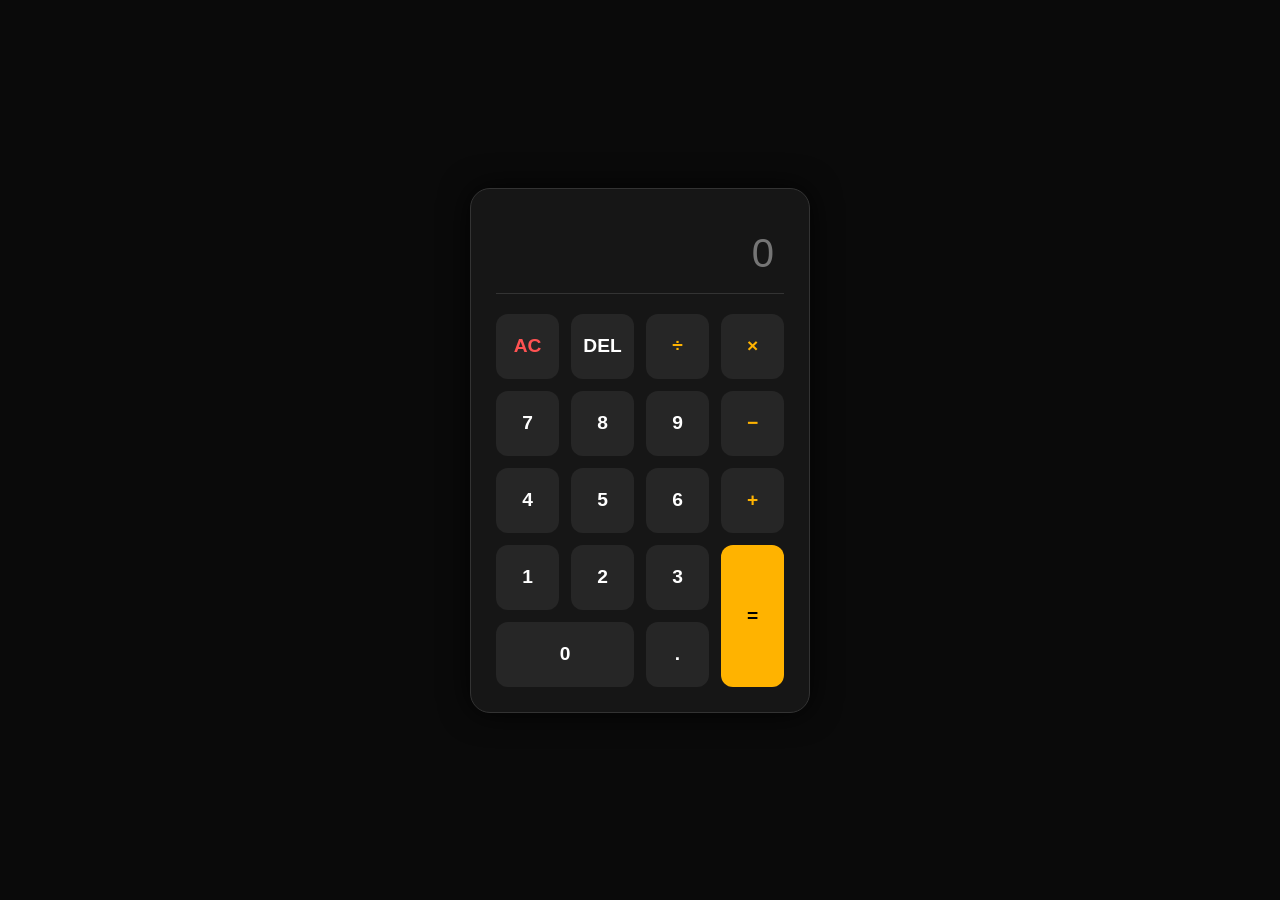
<file: Task3-Calculator/index.html>
<!DOCTYPE html>
<html lang="en">
<head>
    <meta charset="UTF-8">
    <meta name="viewport" content="width=device-width, initial-scale=1.0">
    <title>AmberCalc | Interactive Calculator</title>
    <link rel="stylesheet" href="style.css">
</head>
<body>

    <div class="calculator">
        <input type="text" id="display" readonly placeholder="0">
        
        <div class="buttons">
            <button class="btn clear" onclick="clearDisplay()">AC</button>
            <button class="btn delete" onclick="deleteLast()">DEL</button>
            <button class="btn operator" onclick="appendToDisplay('/')">÷</button>
            <button class="btn operator" onclick="appendToDisplay('*')">×</button>

            <button class="btn" onclick="appendToDisplay('7')">7</button>
            <button class="btn" onclick="appendToDisplay('8')">8</button>
            <button class="btn" onclick="appendToDisplay('9')">9</button>
            <button class="btn operator" onclick="appendToDisplay('-')">−</button>

            <button class="btn" onclick="appendToDisplay('4')">4</button>
            <button class="btn" onclick="appendToDisplay('5')">5</button>
            <button class="btn" onclick="appendToDisplay('6')">6</button>
            <button class="btn operator" onclick="appendToDisplay('+')">+</button>

            <button class="btn" onclick="appendToDisplay('1')">1</button>
            <button class="btn" onclick="appendToDisplay('2')">2</button>
            <button class="btn" onclick="appendToDisplay('3')">3</button>
            <button class="btn equal" onclick="calculate()">=</button>

            <button class="btn zero" onclick="appendToDisplay('0')">0</button>
            <button class="btn" onclick="appendToDisplay('.')">.</button>
        </div>
    </div>

    <script src="script.js"></script>
</body>
</html>
</file>
<file: Task3-Calculator/style.css>
:root {
    --bg-color: #0a0a0a;
    --panel-bg: #161616;
    --accent-glow: #ffb300;
    --text-main: #ffffff;
    --btn-default: #262626;
}

* {
    margin: 0;
    padding: 0;
    box-sizing: border-box;
    font-family: 'Segoe UI', Tahoma, Geneva, Verdana, sans-serif;
}

body {
    background-color: var(--bg-color);
    display: flex;
    justify-content: center;
    align-items: center;
    height: 100vh;
}

.calculator {
    background: var(--panel-bg);
    padding: 25px;
    border-radius: 20px;
    border: 1px solid #333;
    width: 340px;
    box-shadow: 0 0 30px rgba(0, 0, 0, 0.8);
}

#display {
    width: 100%;
    height: 80px;
    background: transparent;
    border: none;
    color: var(--accent-glow);
    text-align: right;
    font-size: 2.5rem;
    padding: 10px;
    margin-bottom: 20px;
    outline: none;
    border-bottom: 1px solid #333;
}

.buttons {
    display: grid;
    grid-template-columns: repeat(4, 1fr);
    gap: 12px;
}

.btn {
    height: 65px;
    border-radius: 12px;
    border: none;
    background: var(--btn-default);
    color: var(--text-main);
    font-size: 1.2rem;
    font-weight: 600;
    cursor: pointer;
    transition: all 0.2s;
}

.btn:hover {
    background: #333;
    box-shadow: 0 0 10px rgba(255, 180, 0, 0.2);
}

.operator { color: var(--accent-glow); }

.equal {
    background: var(--accent-glow);
    color: #000;
    grid-row: span 2;
    height: auto;
}

.zero { grid-column: span 2; }
.clear { color: #ff5252; }
</file>
